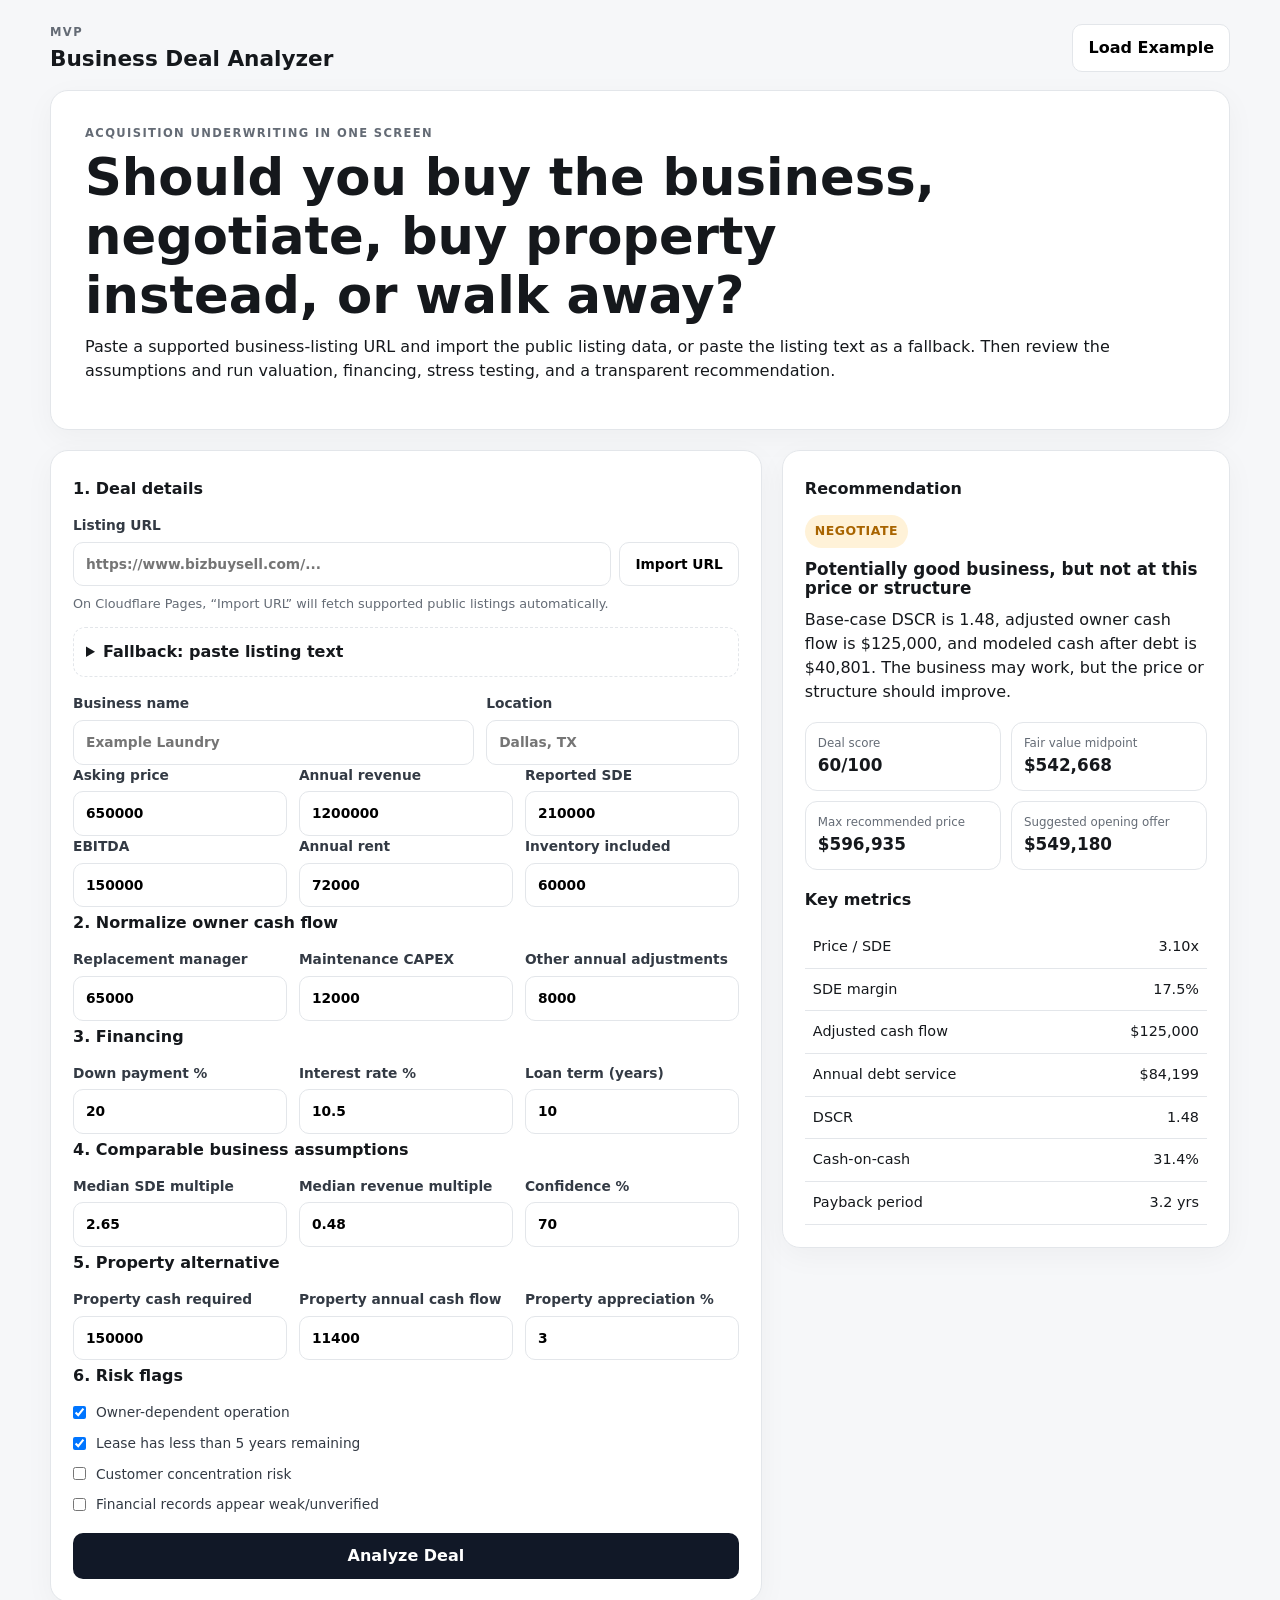
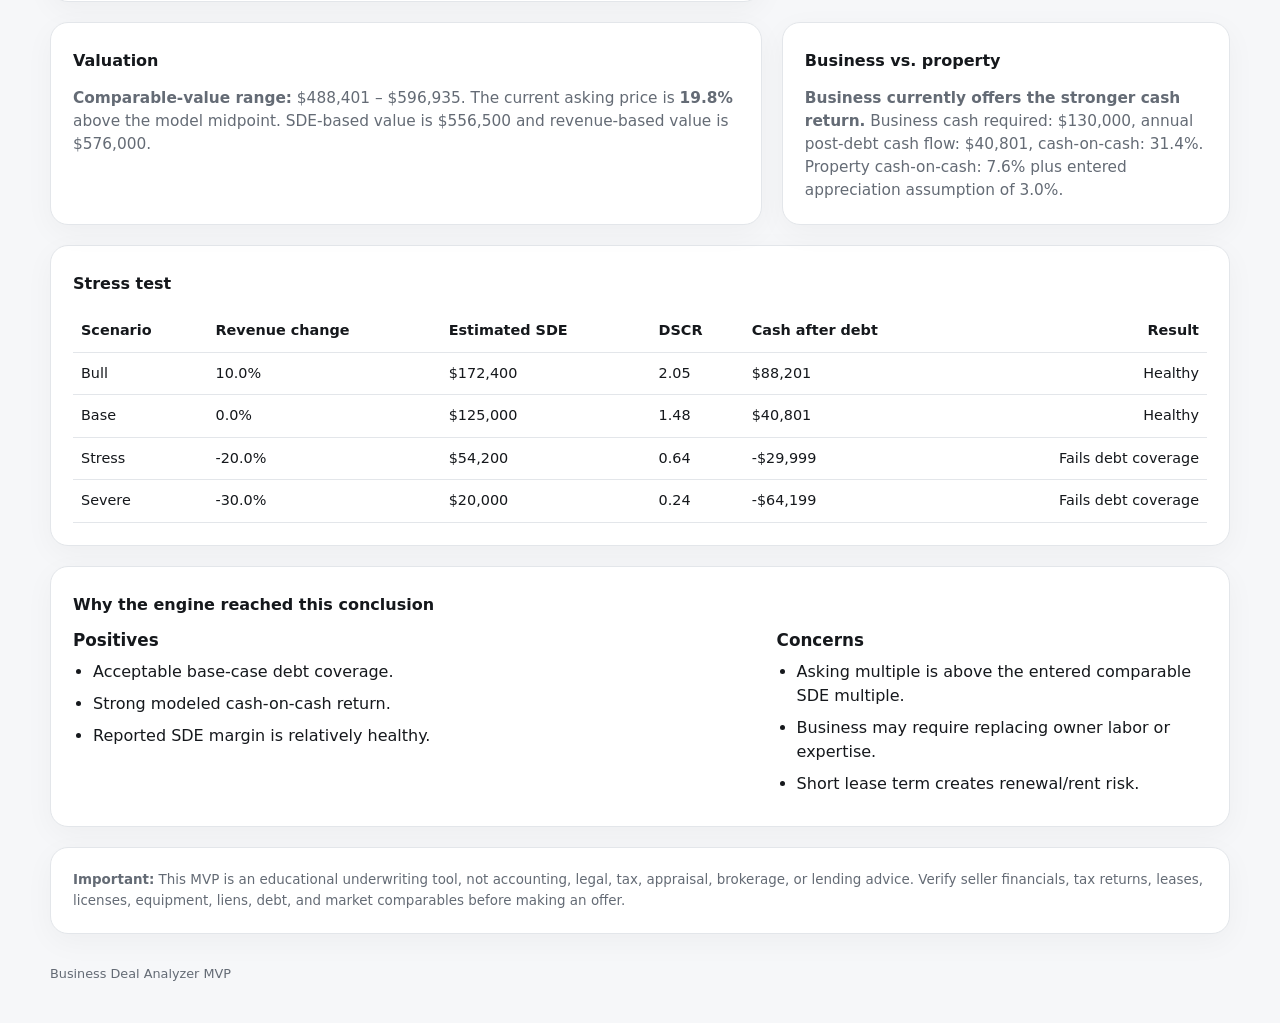
<file: index.html>
<!doctype html>
<html lang="en">
<head>
  <meta charset="utf-8" />
  <meta name="viewport" content="width=device-width, initial-scale=1" />
  <title>Business Deal Analyzer</title>
  <meta name="description" content="Analyze small-business acquisitions, financing, valuation, stress tests, and business-vs-property opportunities." />
  <link rel="stylesheet" href="styles.css" />
</head>
<body>
  <header class="site-header">
    <div class="container nav">
      <div>
        <div class="eyebrow">MVP</div>
        <h1>Business Deal Analyzer</h1>
      </div>
      <button id="loadExampleBtn" class="secondary">Load Example</button>
    </div>
  </header>

  <main class="container">
    <section class="hero card">
      <div>
        <div class="eyebrow">Acquisition underwriting in one screen</div>
        <h2>Should you buy the business, negotiate, buy property instead, or walk away?</h2>
        <p>Paste a supported business-listing URL and import the public listing data, or paste the listing text as a fallback. Then review the assumptions and run valuation, financing, stress testing, and a transparent recommendation.</p>
      </div>
    </section>

    <section class="grid two">
      <form id="dealForm" class="card">
        <div class="section-title">1. Deal details</div>

        <label>Listing URL
          <div class="import-row">
            <input id="listingUrl" type="url" placeholder="https://www.bizbuysell.com/..." />
            <button id="importUrlBtn" type="button" class="secondary">Import URL</button>
          </div>
        </label>
        <div id="importStatus" class="import-status">On Cloudflare Pages, “Import URL” will fetch supported public listings automatically.</div>
        <details class="paste-box">
          <summary>Fallback: paste listing text</summary>
          <p class="muted small">If a marketplace blocks automatic fetching, copy the visible listing page and paste it here.</p>
          <textarea id="listingText" rows="7" placeholder="Paste listing text containing Asking Price, Cash Flow (SDE), Gross Revenue, Inventory, etc."></textarea>
          <button id="parseTextBtn" type="button" class="secondary">Extract From Text</button>
        </details>

        <div class="grid two compact">
          <label>Business name
            <input id="businessName" type="text" placeholder="Example Laundry" />
          </label>
          <label>Location
            <input id="location" type="text" placeholder="Dallas, TX" />
          </label>
        </div>

        <div class="grid three compact">
          <label>Asking price
            <input id="askingPrice" type="number" min="0" step="1000" value="650000" />
          </label>
          <label>Annual revenue
            <input id="revenue" type="number" min="0" step="1000" value="1200000" />
          </label>
          <label>Reported SDE
            <input id="sde" type="number" min="0" step="1000" value="210000" />
          </label>
        </div>

        <div class="grid three compact">
          <label>EBITDA
            <input id="ebitda" type="number" min="0" step="1000" value="150000" />
          </label>
          <label>Annual rent
            <input id="rent" type="number" min="0" step="1000" value="72000" />
          </label>
          <label>Inventory included
            <input id="inventory" type="number" min="0" step="1000" value="60000" />
          </label>
        </div>

        <div class="section-title">2. Normalize owner cash flow</div>
        <div class="grid three compact">
          <label>Replacement manager
            <input id="managerSalary" type="number" min="0" step="1000" value="65000" />
          </label>
          <label>Maintenance CAPEX
            <input id="capex" type="number" min="0" step="1000" value="12000" />
          </label>
          <label>Other annual adjustments
            <input id="otherAdj" type="number" step="1000" value="8000" />
          </label>
        </div>

        <div class="section-title">3. Financing</div>
        <div class="grid three compact">
          <label>Down payment %
            <input id="downPct" type="number" min="0" max="100" step="1" value="20" />
          </label>
          <label>Interest rate %
            <input id="interestRate" type="number" min="0" step="0.01" value="10.5" />
          </label>
          <label>Loan term (years)
            <input id="termYears" type="number" min="1" step="1" value="10" />
          </label>
        </div>

        <div class="section-title">4. Comparable business assumptions</div>
        <div class="grid three compact">
          <label>Median SDE multiple
            <input id="marketSdeMultiple" type="number" min="0" step="0.05" value="2.65" />
          </label>
          <label>Median revenue multiple
            <input id="marketRevenueMultiple" type="number" min="0" step="0.01" value="0.48" />
          </label>
          <label>Confidence %
            <input id="compConfidence" type="number" min="0" max="100" step="1" value="70" />
          </label>
        </div>

        <div class="section-title">5. Property alternative</div>
        <div class="grid three compact">
          <label>Property cash required
            <input id="propertyCash" type="number" min="0" step="1000" value="150000" />
          </label>
          <label>Property annual cash flow
            <input id="propertyCashFlow" type="number" step="100" value="11400" />
          </label>
          <label>Property appreciation %
            <input id="propertyAppreciation" type="number" step="0.1" value="3" />
          </label>
        </div>

        <div class="section-title">6. Risk flags</div>
        <div class="checks">
          <label><input id="ownerDependency" type="checkbox" checked /> Owner-dependent operation</label>
          <label><input id="shortLease" type="checkbox" checked /> Lease has less than 5 years remaining</label>
          <label><input id="customerConcentration" type="checkbox" /> Customer concentration risk</label>
          <label><input id="booksWeak" type="checkbox" /> Financial records appear weak/unverified</label>
        </div>

        <button type="submit" class="primary">Analyze Deal</button>
      </form>

      <aside class="card sticky">
        <div class="section-title">Recommendation</div>
        <div id="recommendationBadge" class="badge neutral">ENTER DATA</div>
        <h3 id="recommendationTitle">Run the analysis</h3>
        <p id="recommendationSummary">The engine will show valuation, financing, downside resilience, and whether the business beats the property alternative.</p>

        <div class="metric-grid">
          <div class="metric"><span>Deal score</span><strong id="dealScore">—</strong></div>
          <div class="metric"><span>Fair value midpoint</span><strong id="fairValue">—</strong></div>
          <div class="metric"><span>Max recommended price</span><strong id="maxPrice">—</strong></div>
          <div class="metric"><span>Suggested opening offer</span><strong id="openingOffer">—</strong></div>
        </div>

        <div class="section-title">Key metrics</div>
        <table>
          <tbody>
            <tr><td>Price / SDE</td><td id="priceSde">—</td></tr>
            <tr><td>SDE margin</td><td id="sdeMargin">—</td></tr>
            <tr><td>Adjusted cash flow</td><td id="adjustedCash">—</td></tr>
            <tr><td>Annual debt service</td><td id="debtService">—</td></tr>
            <tr><td>DSCR</td><td id="dscr">—</td></tr>
            <tr><td>Cash-on-cash</td><td id="coc">—</td></tr>
            <tr><td>Payback period</td><td id="payback">—</td></tr>
          </tbody>
        </table>
      </aside>
    </section>

    <section class="grid two">
      <div class="card">
        <div class="section-title">Valuation</div>
        <div id="valuationNarrative" class="prose muted">Run the analysis to estimate fair value using comparable SDE and revenue multiples.</div>
      </div>

      <div class="card">
        <div class="section-title">Business vs. property</div>
        <div id="comparisonNarrative" class="prose muted">The same available cash will be compared against a property investment.</div>
      </div>
    </section>

    <section class="card">
      <div class="section-title">Stress test</div>
      <div class="table-wrap">
        <table>
          <thead>
            <tr><th>Scenario</th><th>Revenue change</th><th>Estimated SDE</th><th>DSCR</th><th>Cash after debt</th><th>Result</th></tr>
          </thead>
          <tbody id="stressTable"></tbody>
        </table>
      </div>
    </section>

    <section class="card">
      <div class="section-title">Why the engine reached this conclusion</div>
      <div class="grid two">
        <div>
          <h3>Positives</h3>
          <ul id="positives"></ul>
        </div>
        <div>
          <h3>Concerns</h3>
          <ul id="concerns"></ul>
        </div>
      </div>
    </section>

    <section class="card disclaimer">
      <strong>Important:</strong> This MVP is an educational underwriting tool, not accounting, legal, tax, appraisal, brokerage, or lending advice. Verify seller financials, tax returns, leases, licenses, equipment, liens, debt, and market comparables before making an offer.
    </section>
  </main>

  <footer class="container footer">Business Deal Analyzer MVP</footer>
  <script src="app.js"></script>
</body>
</html>
</file>
<file: styles.css>
:root{
  --bg:#f6f7f9;
  --card:#ffffff;
  --text:#15181c;
  --muted:#646b75;
  --border:#e3e6ea;
  --accent:#111827;
  --success:#0f7b4f;
  --warn:#a86400;
  --danger:#b42318;
}
*{box-sizing:border-box}
body{margin:0;background:var(--bg);color:var(--text);font-family:Inter,ui-sans-serif,system-ui,-apple-system,BlinkMacSystemFont,"Segoe UI",sans-serif;line-height:1.5}
.container{width:min(1180px,calc(100% - 32px));margin:0 auto}
.site-header{padding:24px 0 8px}
.nav{display:flex;justify-content:space-between;gap:24px;align-items:flex-start}
h1,h2,h3{margin:0 0 10px;line-height:1.15}
h1{font-size:1.35rem}
h2{font-size:clamp(1.8rem,4vw,3.2rem);max-width:900px}
h3{font-size:1.05rem}
p{margin:0 0 12px}
.eyebrow{text-transform:uppercase;letter-spacing:.12em;font-size:.72rem;font-weight:800;color:var(--muted);margin-bottom:6px}
.card{background:var(--card);border:1px solid var(--border);border-radius:18px;padding:22px;box-shadow:0 8px 30px rgba(20,24,30,.04);margin-bottom:20px}
.hero{padding:34px}
.grid{display:grid;gap:20px}
.grid.two{grid-template-columns:1.35fr .85fr}
.grid.three{grid-template-columns:repeat(3,1fr)}
.compact{gap:12px}
.section-title{font-weight:800;margin:4px 0 14px}
label{display:block;font-size:.86rem;font-weight:650;color:#333a44}
input{width:100%;margin-top:6px;border:1px solid var(--border);border-radius:10px;padding:11px 12px;font:inherit;background:#fff}
input:focus{outline:2px solid #cfd6df;border-color:#aab2bd}
.checks{display:grid;gap:10px;margin-bottom:18px}
.checks label{display:flex;align-items:center;gap:10px;font-weight:500}
.checks input{width:auto;margin:0}
button{border:0;border-radius:10px;padding:11px 15px;font:inherit;font-weight:800;cursor:pointer}
.primary{width:100%;background:var(--accent);color:white}
.secondary{background:white;border:1px solid var(--border)}
.sticky{position:sticky;top:16px;align-self:start}
.badge{display:inline-flex;padding:7px 10px;border-radius:999px;font-weight:900;font-size:.78rem;letter-spacing:.04em;margin-bottom:12px}
.badge.good{background:#e8f7ef;color:var(--success)}
.badge.warn{background:#fff2d8;color:var(--warn)}
.badge.bad{background:#fdeceb;color:var(--danger)}
.badge.neutral{background:#eef1f4;color:#555d67}
.metric-grid{display:grid;grid-template-columns:1fr 1fr;gap:10px;margin:18px 0}
.metric{border:1px solid var(--border);border-radius:12px;padding:12px}
.metric span{display:block;font-size:.74rem;color:var(--muted)}
.metric strong{font-size:1.05rem}
table{width:100%;border-collapse:collapse}
td,th{padding:10px 8px;border-bottom:1px solid var(--border);text-align:left;font-size:.9rem}
td:last-child,th:last-child{text-align:right}
.prose{font-size:.96rem}
.muted{color:var(--muted)}
ul{margin:0;padding-left:20px}
li{margin-bottom:8px}
.table-wrap{overflow:auto}
.disclaimer{font-size:.84rem;color:var(--muted)}
.footer{padding:10px 0 40px;color:var(--muted);font-size:.8rem}
@media(max-width:900px){
  .grid.two,.grid.three{grid-template-columns:1fr}
  .sticky{position:static}
  .nav{align-items:center}
}

.import-row{display:grid;grid-template-columns:1fr auto;gap:8px;align-items:end}
.import-row input{margin-top:6px}
.import-status{font-size:.8rem;color:var(--muted);margin:8px 0 14px}
.paste-box{border:1px dashed var(--border);border-radius:12px;padding:12px;margin:0 0 16px}
.paste-box summary{cursor:pointer;font-weight:800}
.small{font-size:.8rem;margin:8px 0}
textarea{width:100%;border:1px solid var(--border);border-radius:10px;padding:11px 12px;font:inherit;background:#fff;resize:vertical;margin-bottom:8px}
textarea:focus{outline:2px solid #cfd6df;border-color:#aab2bd}
@media(max-width:600px){.import-row{grid-template-columns:1fr}.import-row button{width:100%}}
</file>
